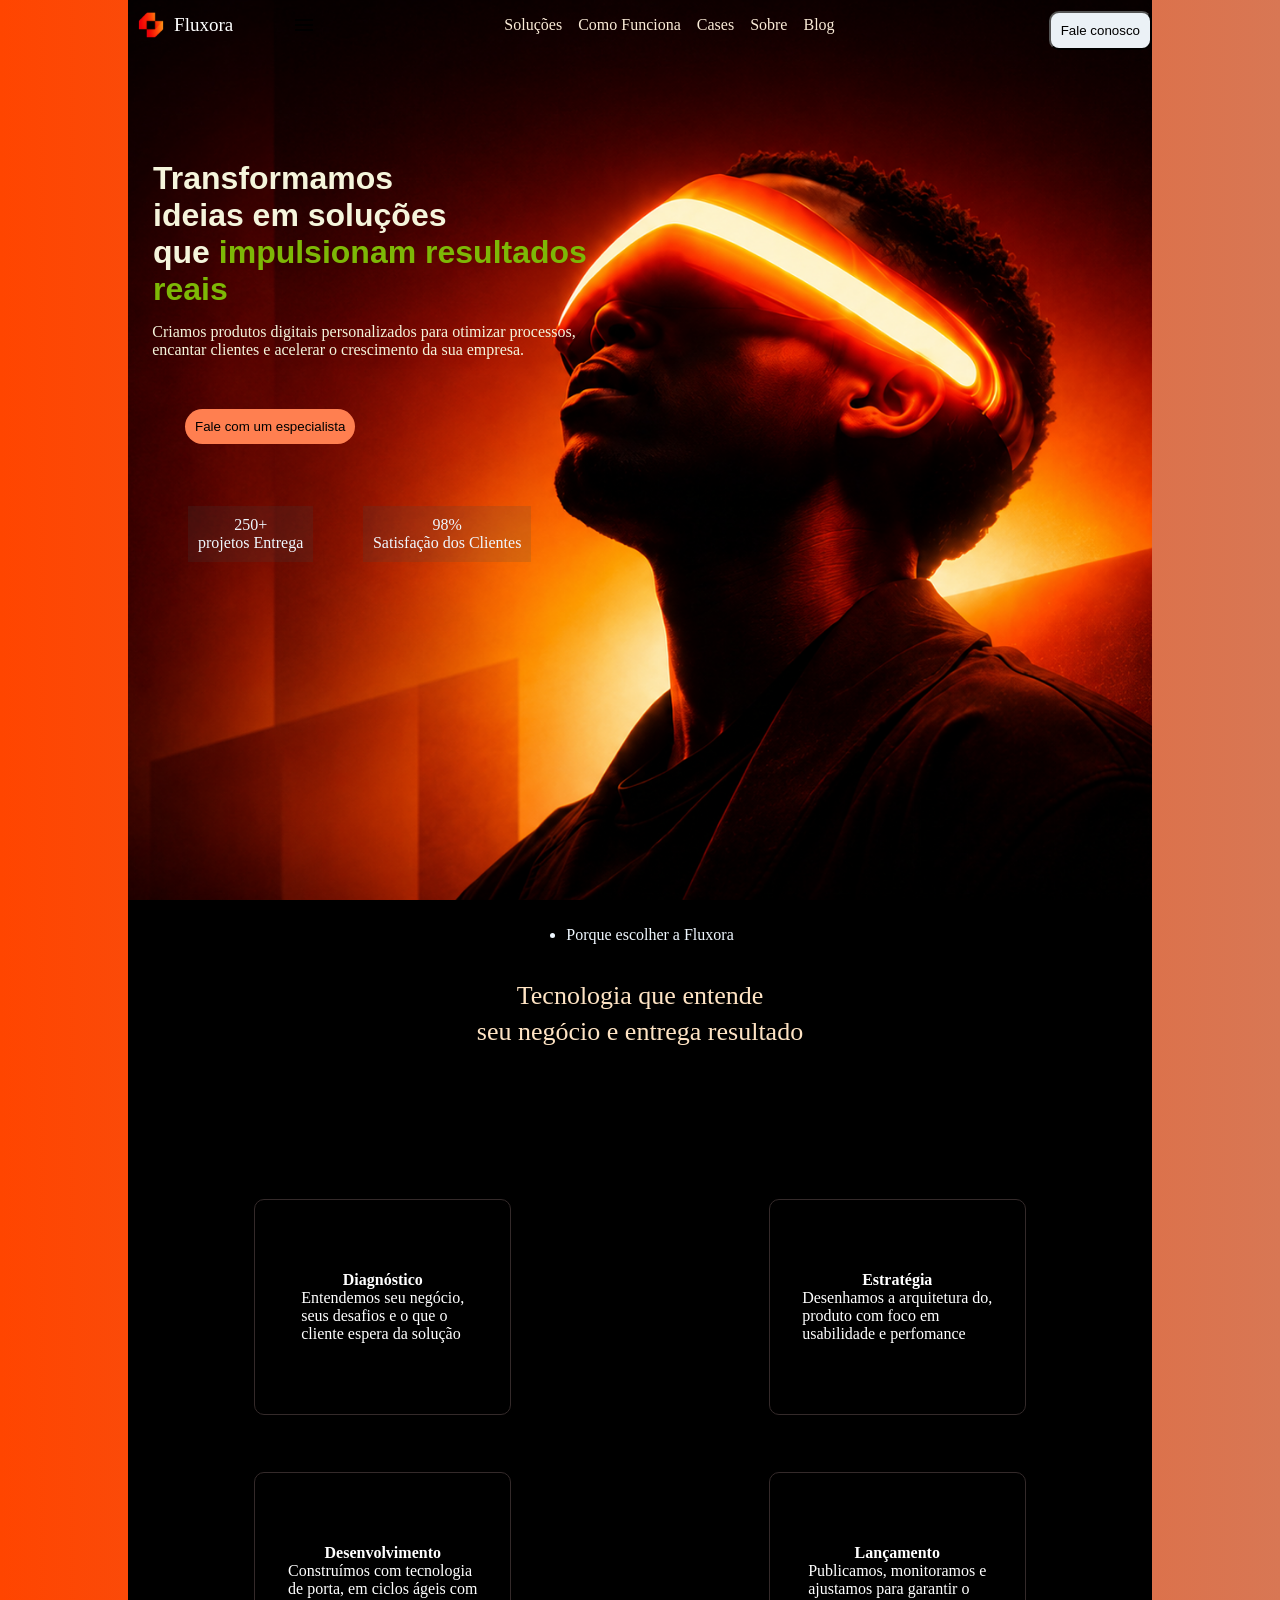
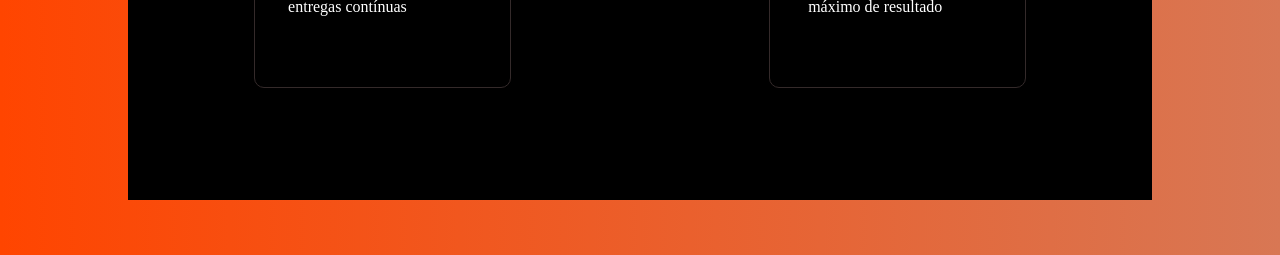
<file: index.html>
<!DOCTYPE html>
<html lang="pt-br">
<head>
    <meta charset="UTF-8">
    <meta name="viewport" content="width=device-width, initial-scale=1.0">
    <title>Document</title>
    <link rel="stylesheet" href="style.css">
    <link rel="stylesheet" href="celular.css">
    <link href="https://fonts.googleapis.com/css2?family=Material+Symbols+Outlined" rel="stylesheet" />
</head>
<body>
    
    <main>
        <header>
          
            <div class=" logo">
            <img src="imagens/logo-Photoroom.png" alt="" class="imge">
            <p>Fluxora</p>
            </div>
             <i class="material-symbols-outlined" id="icons">menu</i>
            <div class="menu">
                <a href="#">Soluções</a>
                <a href="#">Como Funciona</a>
                <a href="#">Cases</a>
                <a href="#">Sobre</a>
                <a href="#">Blog</a>
            </div>
            <button class="btt1">Fale conosco</button>
        </header>
        
        <div id="conteudo">
            <h1 class="text1">Transformamos <br> ideias em soluções <br> que <spam style="color: rgb(125, 184, 6);">impulsionam resultados reais</spam></h1>
            
            <p class="text2">Criamos produtos digitais personalizados para otimizar processos, <br> encantar clientes e acelerar o crescimento da sua empresa.</p>
            <button class="bt2">Fale com um especialista</button>    

            <div class="conteudo-2">
                    <div class="d1">
                        <p>250+</p>
                        <p>projetos Entrega</p>
                    </div>

                    <div class="d2">
                        <p>98%</p>

                        <p>Satisfação dos Clientes</p>   
                    </div>
            </div>     
        </div>    
    </main>
    <div class="corpo2">
        <ul>
            <li>Porque escolher a Fluxora</li>
        </ul>
        <h3 class="copia1"> Tecnologia que entende</h3>
        <h3 class="copia">seu negócio e entrega resultado</h3>

        <div id="conteudo3">
            <div class="p1">
                <h4>Diagnóstico</h4>
                <p>Entendemos seu negócio, <br> seus desafios e o que o <br> cliente espera da solução</p>
            </div>

            <div class="p2">
                <h4>Estratégia</h4>
                <p>Desenhamos a arquitetura do,<br>produto com foco em<br>usabilidade e perfomance</p>
            </div>

            <div class="p3">
                <h4>Desenvolvimento</h4>
                <p>Construímos com tecnologia<br>de porta, em ciclos ágeis com<br>entregas contínuas</p>
            </div>

            <div class="p4">
                <h4>Lançamento</h4>
                <p>Publicamos, monitoramos e<br>ajustamos para garantir o<br>máximo de resultado</p>
            </div>
        </div>
    </div>

</body>
</html>
</file>
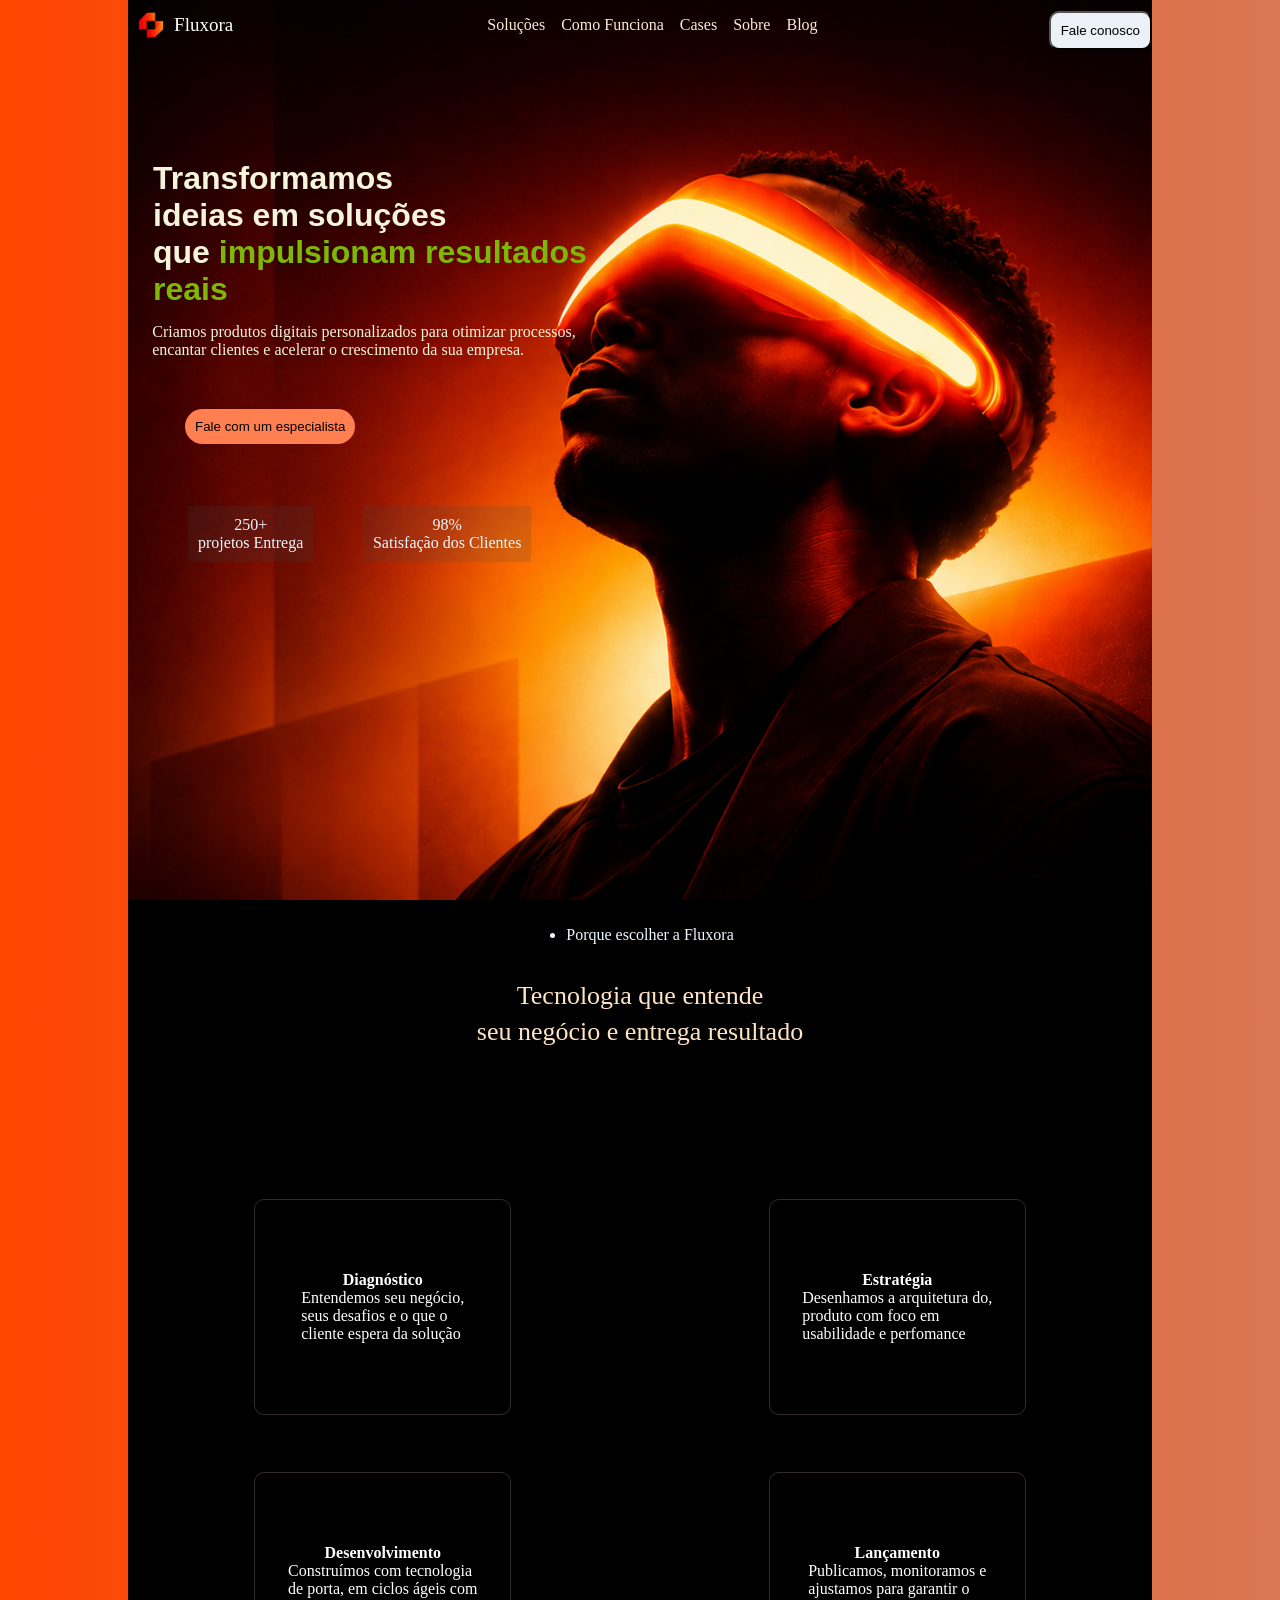
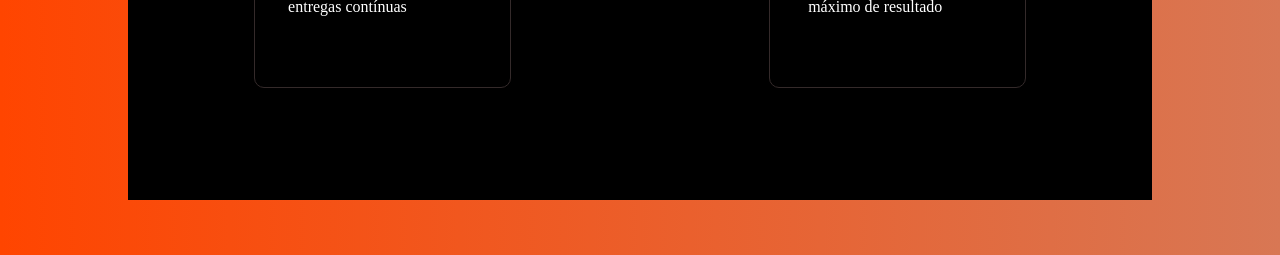
<file: inde.html>
<!DOCTYPE html>
<html lang="pt-br">
<head>
    <meta charset="UTF-8">
    <meta name="viewport" content="width=device-width, initial-scale=1.0">
    <title>Document</title>
    <link rel="stylesheet" href="style.css">
</head>
<body>
    
    <main>
        <header>
            <div class=" logo">
            <img src="imagens/logo-Photoroom.png" alt="" class="imge">
            <p>Fluxora</p>
            </div>
            <div class="menu">
                <a href="#">Soluções</a>
                <a href="#">Como Funciona</a>
                <a href="#">Cases</a>
                <a href="#">Sobre</a>
                <a href="#">Blog</a>
            </div>
            <button>Fale conosco</button>
        </header>
        
        <div id="conteudo">
            <h1 class="text1">Transformamos <br> ideias em soluções <br> que <spam style="color: rgb(125, 184, 6);">impulsionam resultados reais</spam></h1>
            
            <p class="text2">Criamos produtos digitais personalizados para otimizar processos, <br> encantar clientes e acelerar o crescimento da sua empresa.</p>
            <button class="bt2">Fale com um especialista</button>    

            <div class="conteudo-2">
                    <div class="d1">
                        <p>250+</p>
                        <p>projetos Entrega</p>
                    </div>

                    <div class="d2">
                        <p>98%</p>

                        <p>Satisfação dos Clientes</p>   
                    </div>
            </div>     
        </div>    
    </main>
    <div class="corpo2">
        <ul>
            <li>Porque escolher a Fluxora</li>
        </ul>
        <h3 class="copia1"> Tecnologia que entende</h3>
        <h3 class="copia">seu negócio e entrega resultado</h3>

        <div id="conteudo3">
            <div class="p1">
                <h4>Diagnóstico</h4>
                <p>Entendemos seu negócio, <br> seus desafios e o que o <br> cliente espera da solução</p>
            </div>

            <div class="p2">
                <h4>Estratégia</h4>
                <p>Desenhamos a arquitetura do,<br>produto com foco em<br>usabilidade e perfomance</p>
            </div>

            <div class="p3">
                <h4>Desenvolvimento</h4>
                <p>Construímos com tecnologia<br>de porta, em ciclos ágeis com<br>entregas contínuas</p>
            </div>

            <div class="p4">
                <h4>Lançamento</h4>
                <p>Publicamos, monitoramos e<br>ajustamos para garantir o<br>máximo de resultado</p>
            </div>
        </div>
    </div>

</body>
</html>
</file>
<file: style.css>
*{
    padding: 0;
    margin: 0;
}

body{
    background: linear-gradient(to right, orangered, rgb(216, 119, 84));
}

main{
    width: 80vw;
    margin:auto;
    min-height:100vh;
    background-image: url(imagens/fundo.png);
    background-position: left top;
    background-size: cover;
    background-attachment:fixed;
}

header{
    width: 100%;
     display: flex;
    align-items: center;
    justify-content: center;
    gap: 10px;
}

header > .menu{
    width: 40%;
    
    display: flex;
    align-items: center;
    justify-content: center;
    gap: 16px;
    margin: auto;
    
}

button{
    padding: 10px;
    border-radius: 10px;
    background-color: rgb(235, 241, 246);
    color: black;
    font-weight: 500;
    margin-left: 1.9em;
    margin-top: 0.8em;
}

.menu > a{
    text-decoration: none;
    color: antiquewhite;
    font-weight: 500;
    

}

.logo > .imge{
    width: 30%;
}
.logo{
    width: 15%;
  
    display: flex;
    align-items: center;
    justify-content: flex-start;
}

.logo > p{
    color: white;
    font-size: 19px;
}

#conteudo{
     display: flex;
    align-items: center;
    justify-content: center;
    flex-direction: column;
    margin-right:auto;
   margin-left: 25px;
    width: 50%;
    height: 75%;
    position: relative;
    top: 120px;
 
}

.text1{
    font:60px ;
    color: beige;
    font-family: 'Lucida Sans', 'Lucida Sans Regular', 'Lucida Grande', 'Lucida Sans Unicode', Geneva, Verdana, sans-serif;
    margin-top: -10px;
}

.text2{
    margin-top:15px;
    color: beige;

}

.text2{
    margin-left: -90px;
}

.bt2{
    border-radius: 20px;
    background-color: coral;
    border: none;
    margin-right: auto;
    margin-left: -8px;
    position:relative ;
    top: 40px;
    left: 40px;

}

.conteudo-2{
    margin-top: 70px;
    margin-left: 50px;
     display: flex;
    align-items: center;
    justify-content: center;
   
    width: 100%;
    height: 120px;
    gap: 1px;

}

.d1, .d2{
    display: flex;
    align-items: center;
    justify-content: center;
    flex-direction: column;
    background:transparent;
    
    padding: 10px;
    margin-right: auto;
    color: aliceblue;
}

.d1{
    position: relative;
    left: 10px;
    background-color: rgba(47, 79, 79, 0.158);
}
.d2{
    position: relative;
    right: 50px;
    background-color: rgba(47, 79, 79, 0.158);
}

.corpo2{
     width: 80vw;
    margin:auto;
    min-height:100vh;
   background-color: black;
   margin-bottom: 55px;
   display: flex;
   align-items: center;
   justify-content: center;
   justify-content: space-evenly;
   flex-direction: column;
   gap: 10px;
   
}
ul{
    margin-left:20px;
 
   
   margin-top: -30px;
}
li{
    color: aliceblue;
}

h3{
    color: bisque;
    font-weight:500;
     position: relative;
   top: 10px;
   font-size: 26px;
  position: relative;
  top: -50px;
  text-align: justify;
}

#conteudo3{
    width: 100%;
    height: 60vh;
    
    display: grid;
    grid-template-columns: 1fr 1fr;
    gap: 5px;
    position: relative;
    bottom: 30px;

}


.p1,.p2,.p3,.p4{
    display: flex;
    justify-content: center;
    align-items: center;
    flex-direction: column;
    width: 50%;
    height: 80%;
    border: 1px solid rgb(52, 42, 42);
    border-radius: 10px;
    text-align: justify;
    margin: auto;
    color: white;
}


.copia1{
    position: relative;
    top:-30px;
}
.copia{
    position: relative;
    top: -90px;
}

@media screen and (min-width:324px) and (max-width:768px){
   
    

    header >.menu{
        display: none;
        width: 100%;
    }
    header> button.btt1{
        display: none !important;
        background-color: blue;
 }

 main{
    background-image: url(imagens/fundo.png);
    background-attachment: fixed;
    margin: auto;
    background-position: center top ;
    background-repeat: no-repeat;
    background-size:auto; 
}

 .btt1{
    display: none;
 }

 .logo{
    margin-right: auto;
    
    width: 40%;
   
 }

 #icons{
    color: aliceblue;
    cursor: pointer;
    z-index: 1;
    margin: auto;
    
    position: relative;
    left: -25%;
 }
#conteudo{
    width: 100%;
    display: flex;
    justify-content: center;
    align-items: center;
    flex-direction: column;
   
    margin: auto;
    gap: 20px;
   position: relative;
   bottom:60px ;
   
}

.text1{
    justify-content: center;
    justify-content: center;
    margin: auto;
    font-size: 1em;
   
}

.text2{
    text-align: justify;
    text-align: center;
    font-size: 0.5em;
    margin: auto;
}


.bt2{
   
}
}
</file>
<file: celular.css>

</file>
